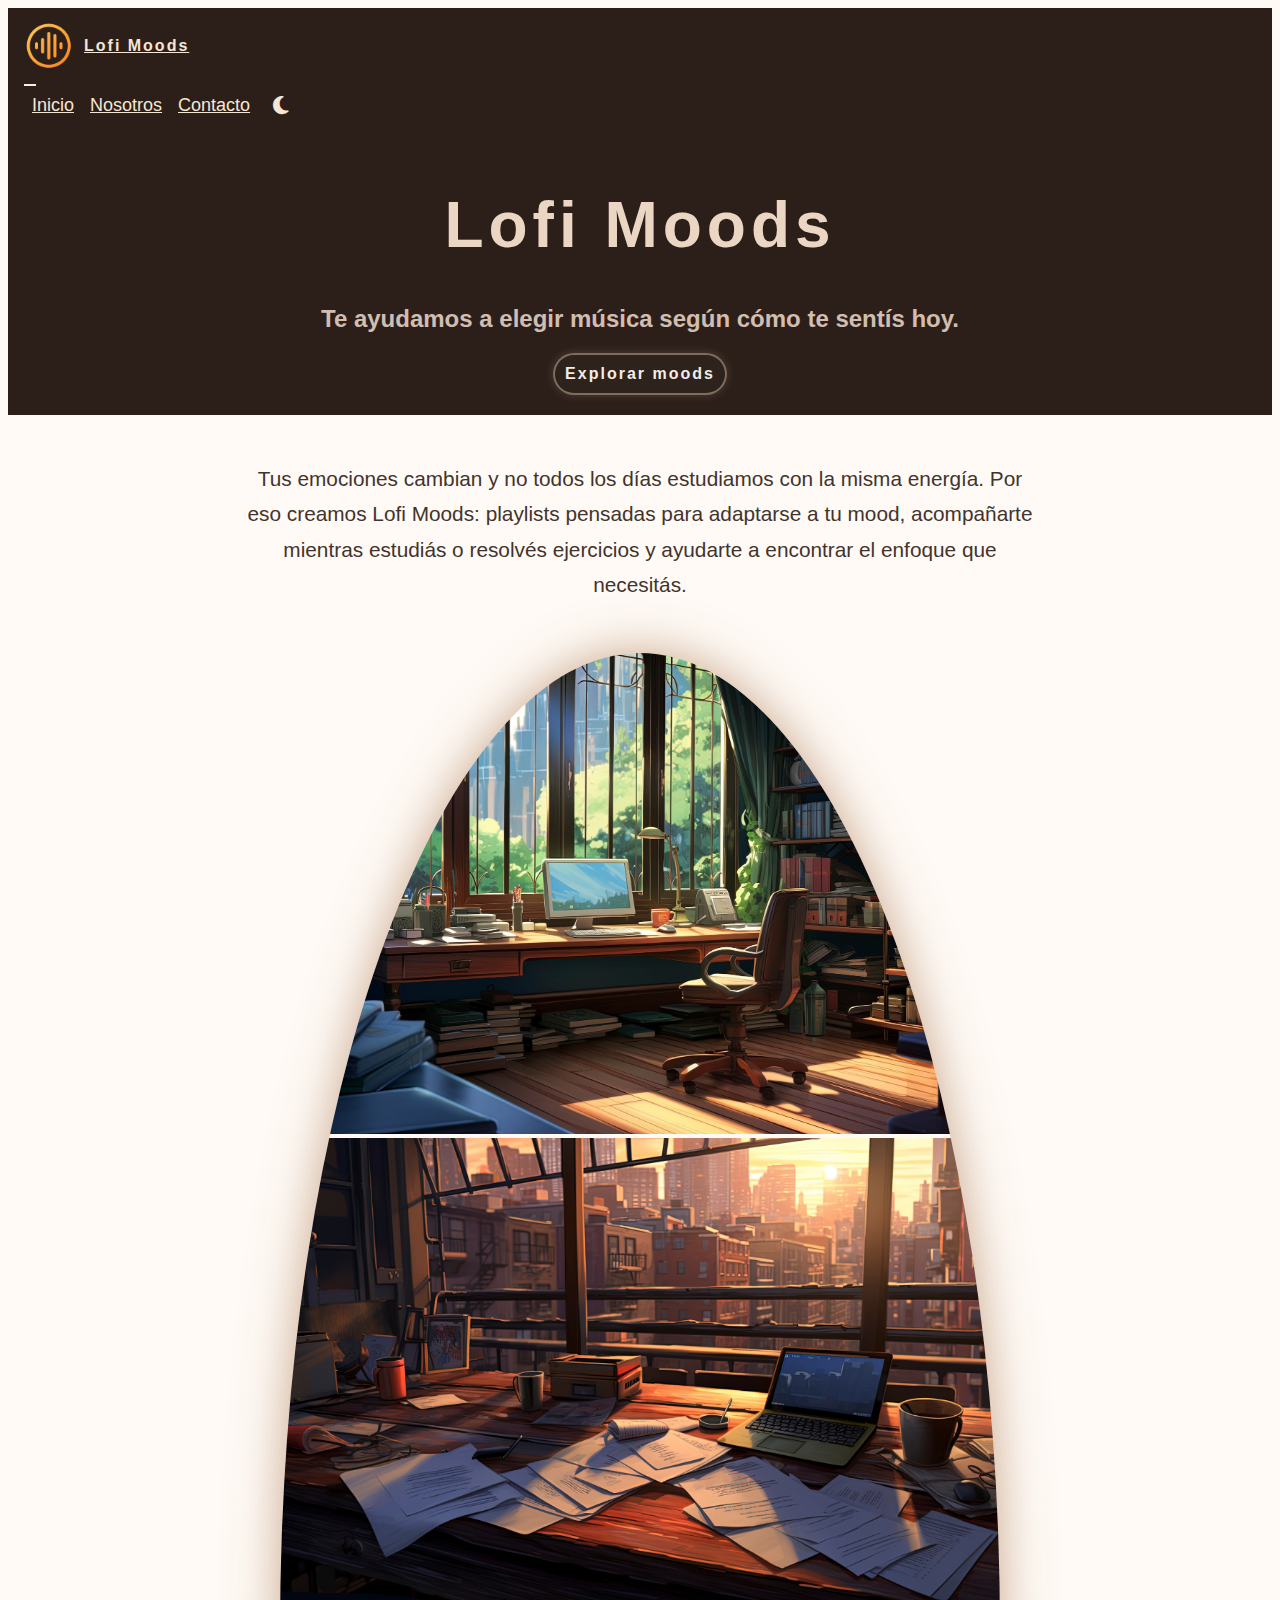
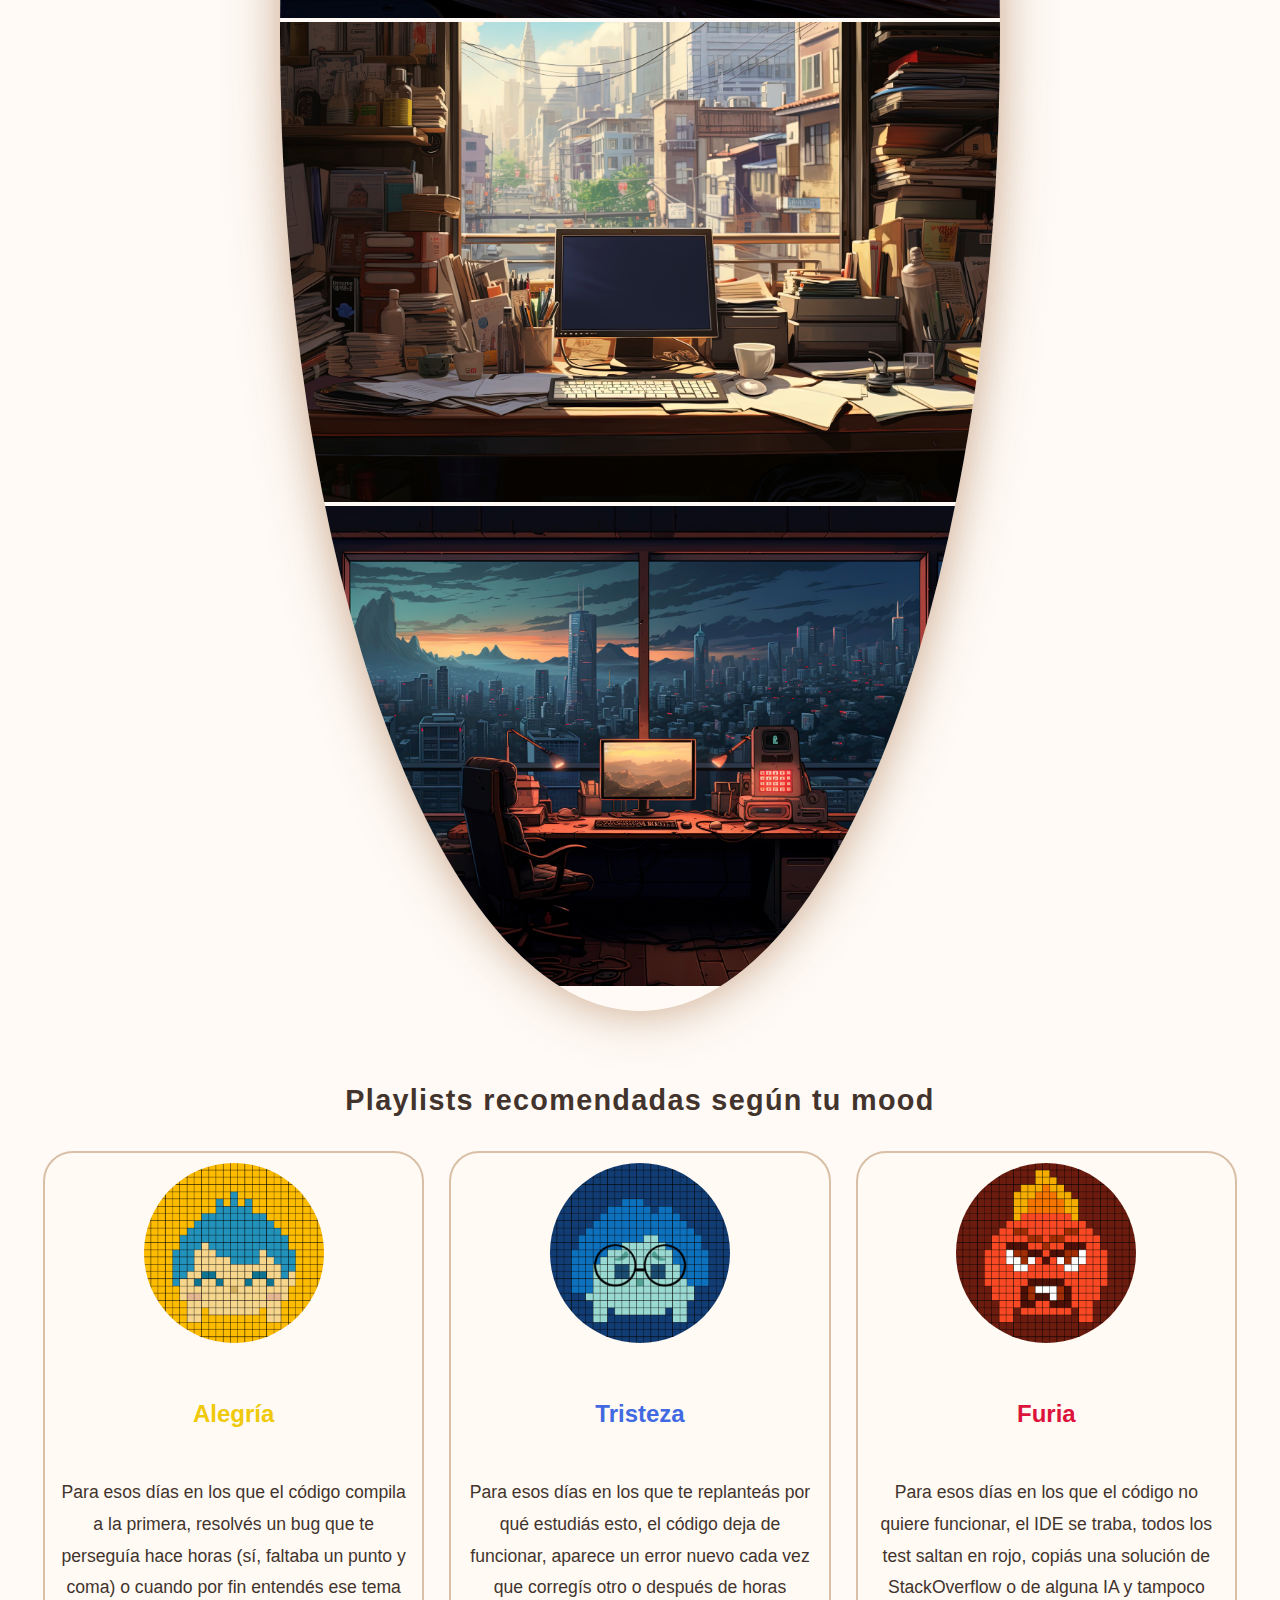
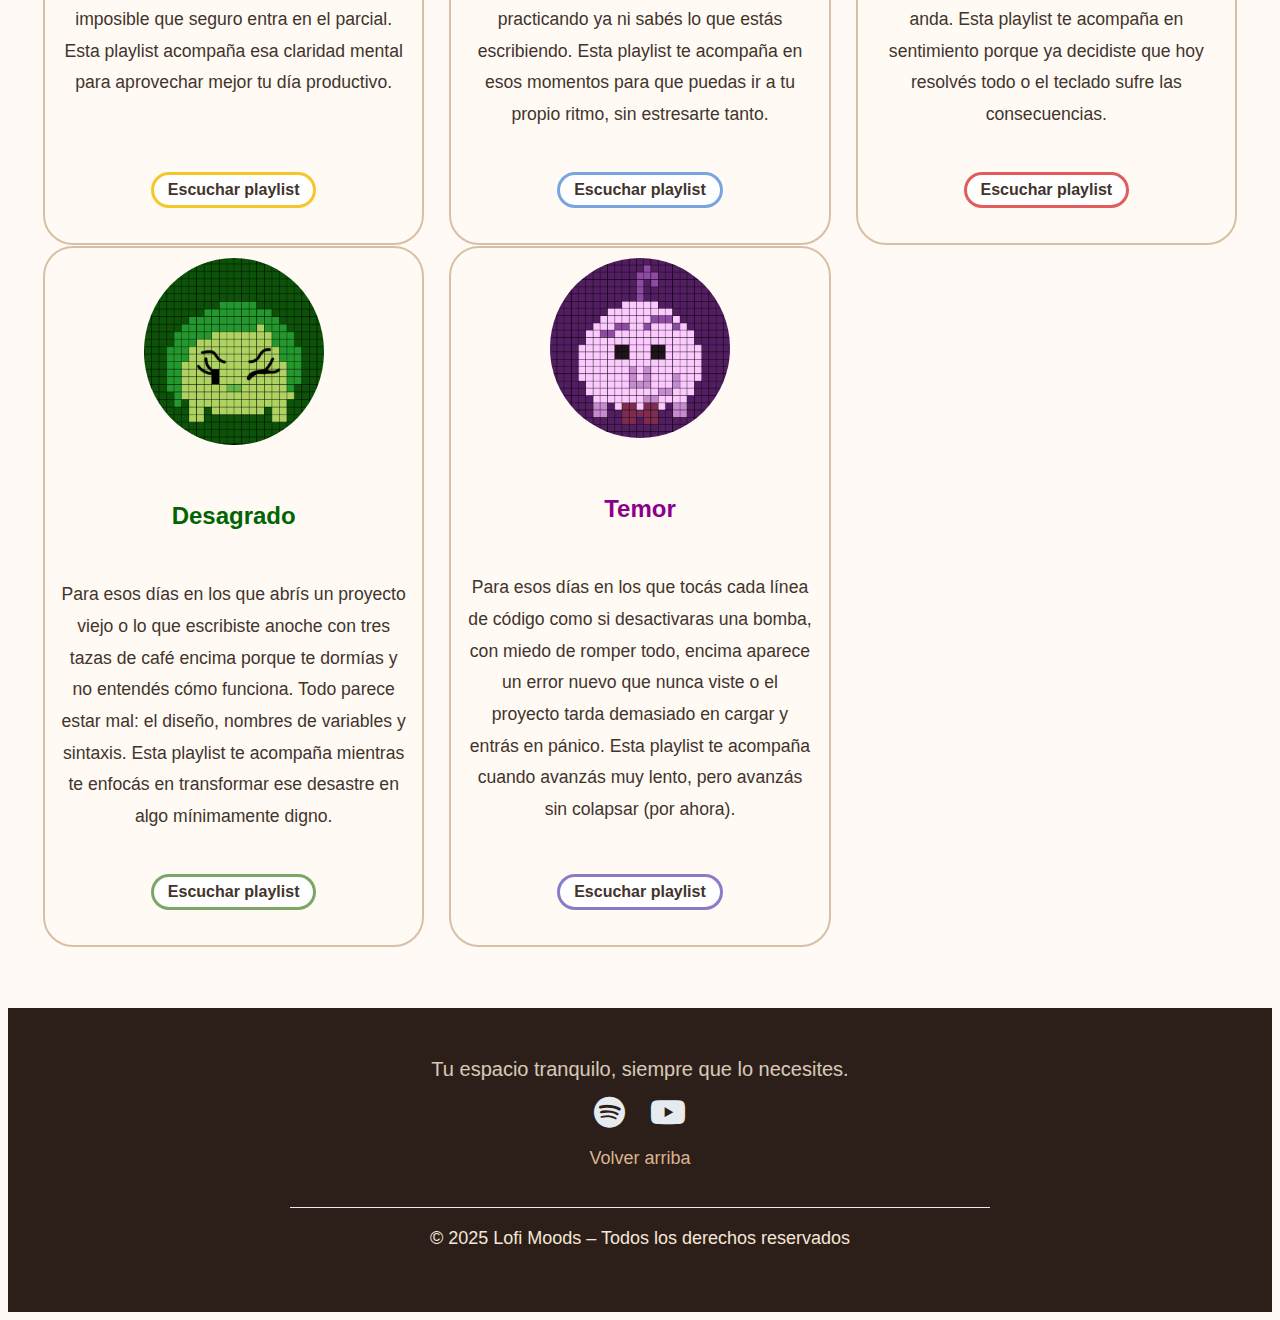
<file: index.html>
<!DOCTYPE html>
<html lang="es">

    <head>
        <meta charset="UTF-8">
        <meta name="viewport" content="width=device-width, initial-scale=1.0">
        <title>Lofi Moods - Inicio</title>

        <link rel="icon" type="image/png" href="assets/Logo.png">

        <link href="https://cdn.jsdelivr.net/npm/bootstrap@5.3.8/dist/css/bootstrap.min.css" rel="stylesheet"       
            integrity="sha384-sRIl4kxILFvY47J16cr9ZwB07vP4J8+LH7qKQnuqkuIAvNWLzeN8tE5YBujZqJLB" crossorigin="anonymous">
        <script src="https://cdn.jsdelivr.net/npm/bootstrap@5.3.8/dist/js/bootstrap.bundle.min.js" 
            integrity="sha384-FKyoEForCGlyvwx9Hj09JcYn3nv7wiPVlz7YYwJrWVcXK/BmnVDxM+D2scQbITxI" crossorigin="anonymous">
        </script>

        <link rel="stylesheet" href="https://cdnjs.cloudflare.com/ajax/libs/font-awesome/6.4.0/css/all.min.css"/>

        <link rel="stylesheet" href="css/global-styles.css">
        <link rel="stylesheet" href="css/index-styles.css">
    </head>

    <body>
        <nav class="navbar navbar-expand-lg navbar-lofi">
            <div class="container-fluid">
                <a class="navbar-brand" href="index.html">
                    <img src="assets/Logo.png" alt="Lofi Moods Logo"/>Lofi Moods
                </a>
                
                <button 
                id="navCollapseBtn"
                class="navbar-toggler" 
                type="button" 
                data-bs-toggle="collapse" 
                data-bs-target="#navbarNav" 
                aria-controls="navbarNav" 
                aria-expanded="false" 
                aria-label="Toggle navigation" 
                >
                    <span class="navbar-toggler-icon"></span>
                </button>

                <div class="collapse navbar-collapse" id="navbarNav">
                    <div class="navbar-nav ms-auto"> 
                        <a class="nav-link" href="index.html">Inicio</a>
                        <a class="nav-link" href="nosotros.html">Nosotros</a>
                        <a class="nav-link" href="contacto.html">Contacto</a>

                        <button id="darkModeBtn" aria-label="Cambiar a modo oscuro">
                            <i class="fa-solid fa-moon"></i>
                        </button>
                    </div>
                </div>
            </div>
        </nav>

        <section class="hero">
            <div class="hero-content">
                <h1 class="hero-title">Lofi Moods</h1>
                <h2 class="hero-subtitle">Te ayudamos a elegir música según cómo te sentís hoy.</h2>
                
                <a href="#playlists" class="hero-btn">Explorar moods</a>
            </div>
        </section>

        <section class="presentacion-lofi">
            <p class="presentacion-text">
                Tus emociones cambian y no todos los días estudiamos con la misma energía. Por eso creamos Lofi Moods: playlists pensadas para 
                adaptarse a tu mood, acompañarte mientras estudiás o resolvés ejercicios y ayudarte a encontrar el enfoque que necesitás.
            </p>
        </section>

        <section class="carousel-lofi">
            <div id="carouselExample" class="carousel slide" data-bs-ride="carousel">
                <div class="carousel-inner">
                    <div class="carousel-item active">
                        <img src="assets/Carousel1.jpg" class="d-block w-100" alt="Oficina con computadora y biblioteca"/>
                    </div>
                    <div class="carousel-item">
                        <img src="assets/Carousel2.jpg" class="d-block w-100" alt="Escritorio con notebook y papeles de estudio en un atardecer"/>
                    </div>
                    <div class="carousel-item">
                        <img src="assets/Carousel3.jpg" class="d-block w-100" alt="Escritorio con computadora y muchos materiales de estudio"/>
                    </div>
                    <div class="carousel-item">
                        <img src="assets/Carousel4.jpg" class="d-block w-100" alt="Escritorio con computadora y ambiente futurista"/>
                    </div>
                </div>

                <button class="carousel-control-prev" type="button" data-bs-target="#carouselExample" data-bs-slide="prev">
                    <span class="carousel-control-prev-icon" aria-hidden="true"></span>
                    <span class="visually-hidden">Previous</span>
                </button>
                <button class="carousel-control-next" type="button" data-bs-target="#carouselExample" data-bs-slide="next">
                    <span class="carousel-control-next-icon" aria-hidden="true"></span>
                    <span class="visually-hidden">Next</span>
                </button>
            </div>
        </section>

        <section class="cards-lofi" id="playlists">
            <h2 class="cards-title">Playlists recomendadas según tu mood</h2>

            <div class="cards-grid">
                <div class="card-mood card-alegria">
                    <img src="assets/IndexCard1.png" class="img-mood" alt="Ilustración del personaje Alegria estilo pixel">

                    <div class="card-body">
                        <h4 class="title-mood">Alegría</h4>
                        <p class="text-mood">
                            Para esos días en los que el código compila a la primera, resolvés un bug que te perseguía hace horas (sí, 
                            faltaba un punto y coma) o cuando por fin entendés ese tema imposible que seguro entra en el parcial. Esta 
                            playlist acompaña esa claridad mental para aprovechar mejor tu día productivo.
                        </p>

                        <div class="btn-container">
                            <a href="https://open.spotify.com/playlist/2Al9G2jrWkwDlRFMZaw1GX" target="_blank" 
                                class="btn-mood btn-alegria">Escuchar playlist</a>
                        </div>
                    </div>
                </div>

                <div class="card-mood card-tristeza">
                    <img src="assets/IndexCard2.png" class="img-mood" alt="Ilustración del personaje Tristeza estilo pixel">

                    <div class="card-body">
                        <h4 class="title-mood">Tristeza</h4>
                        <p class="text-mood">
                            Para esos días en los que te replanteás por qué estudiás esto, el código deja de funcionar, aparece un error 
                            nuevo cada vez que corregís otro o después de horas practicando ya ni sabés lo que estás escribiendo. Esta 
                            playlist te acompaña en esos momentos para que puedas ir a tu propio ritmo, sin estresarte tanto.
                        </p>

                        <div class="btn-container">
                            <a href="https://open.spotify.com/playlist/4eWBwGl0c5wtp6k5Krp6My" target="_blank" 
                                class="btn-mood btn-tristeza">Escuchar playlist</a>
                        </div>
                    </div>
                </div>

                <div class="card-mood card-furia">
                    <img src="assets/IndexCard3.png" class="img-mood" alt="Ilustración del personaje Furia estilo pixel">

                    <div class="card-body">
                        <h4 class="title-mood">Furia</h4>
                        <p class="text-mood">
                            Para esos días en los que el código no quiere funcionar, el IDE se traba, todos los test saltan en rojo, copiás 
                            una solución de StackOverflow o de alguna IA y tampoco anda. Esta playlist te acompaña en sentimiento porque ya 
                            decidiste que hoy resolvés todo o el teclado sufre las consecuencias.
                        </p>

                        <div class="btn-container">
                            <a href="https://open.spotify.com/playlist/2CVK7IgdaAt8VTDwPwtlFd" target="_blank" 
                                class="btn-mood btn-furia">Escuchar playlist</a>
                        </div>
                    </div>
                </div>

                <div class="card-mood card-desagrado">
                    <img src="assets/IndexCard4.png" class="img-mood" alt="Ilustración del personaje Desagrado estilo pixel">

                    <div class="card-body">
                        <h4 class="title-mood">Desagrado</h4>
                        <p class="text-mood">
                            Para esos días en los que abrís un proyecto viejo o lo que escribiste anoche con tres tazas de café encima porque 
                            te dormías y no entendés cómo funciona. Todo parece estar mal: el diseño, nombres de variables y sintaxis. Esta 
                            playlist te acompaña mientras te enfocás en transformar ese desastre en algo mínimamente digno.
                        </p>

                        <div class="btn-container">
                            <a href="https://open.spotify.com/playlist/2d0QmAfCc9f4k4oFru8ki8" target="_blank" 
                                class="btn-mood btn-desagrado">Escuchar playlist</a>
                        </div>
                    </div>
                </div>

                <div class="card-mood card-temor">
                    <img src="assets/IndexCard5.png" class="img-mood" alt="Ilustración del personaje Temor estilo pixel">

                    <div class="card-body">
                        <h4 class="title-mood">Temor</h4>
                        <p class="text-mood">
                            Para esos días en los que tocás cada línea de código como si desactivaras una bomba, con miedo de romper todo, encima 
                            aparece un error nuevo que nunca viste o el proyecto tarda demasiado en cargar y entrás en pánico. Esta playlist te 
                            acompaña cuando avanzás muy lento, pero avanzás sin colapsar (por ahora).
                        </p>

                        <div class="btn-container">
                            <a href="https://open.spotify.com/playlist/0R1J6Mjs5mLPCmrWixaiMo" target="_blank" 
                                class="btn-mood btn-temor">Escuchar playlist</a>
                        </div>
                    </div>
                </div>
            </div>
        </section>

        <footer class="footer-lofi">
            <div class="footer-content">
                <p class="footer-message">Tu espacio tranquilo, siempre que lo necesites.</p>

                <div class="footer-social">
                    <a href="https://open.spotify.com/user/chilledcow" target="_blank">
                        <i class="fa-brands fa-spotify"></i>
                    </a>

                    <a href="https://www.youtube.com/@LofiGirl" target="_blank">
                        <i class="fa-brands fa-youtube"></i>
                    </a>
                </div>

                <a href="#" class="footer-up">Volver arriba</a>

                <p class="footer-bottom">&copy; 2025 Lofi Moods – Todos los derechos reservados</p>
            </div>
        </footer>

        <script src="js/script.js"></script>
    </body>
</html>
</file>
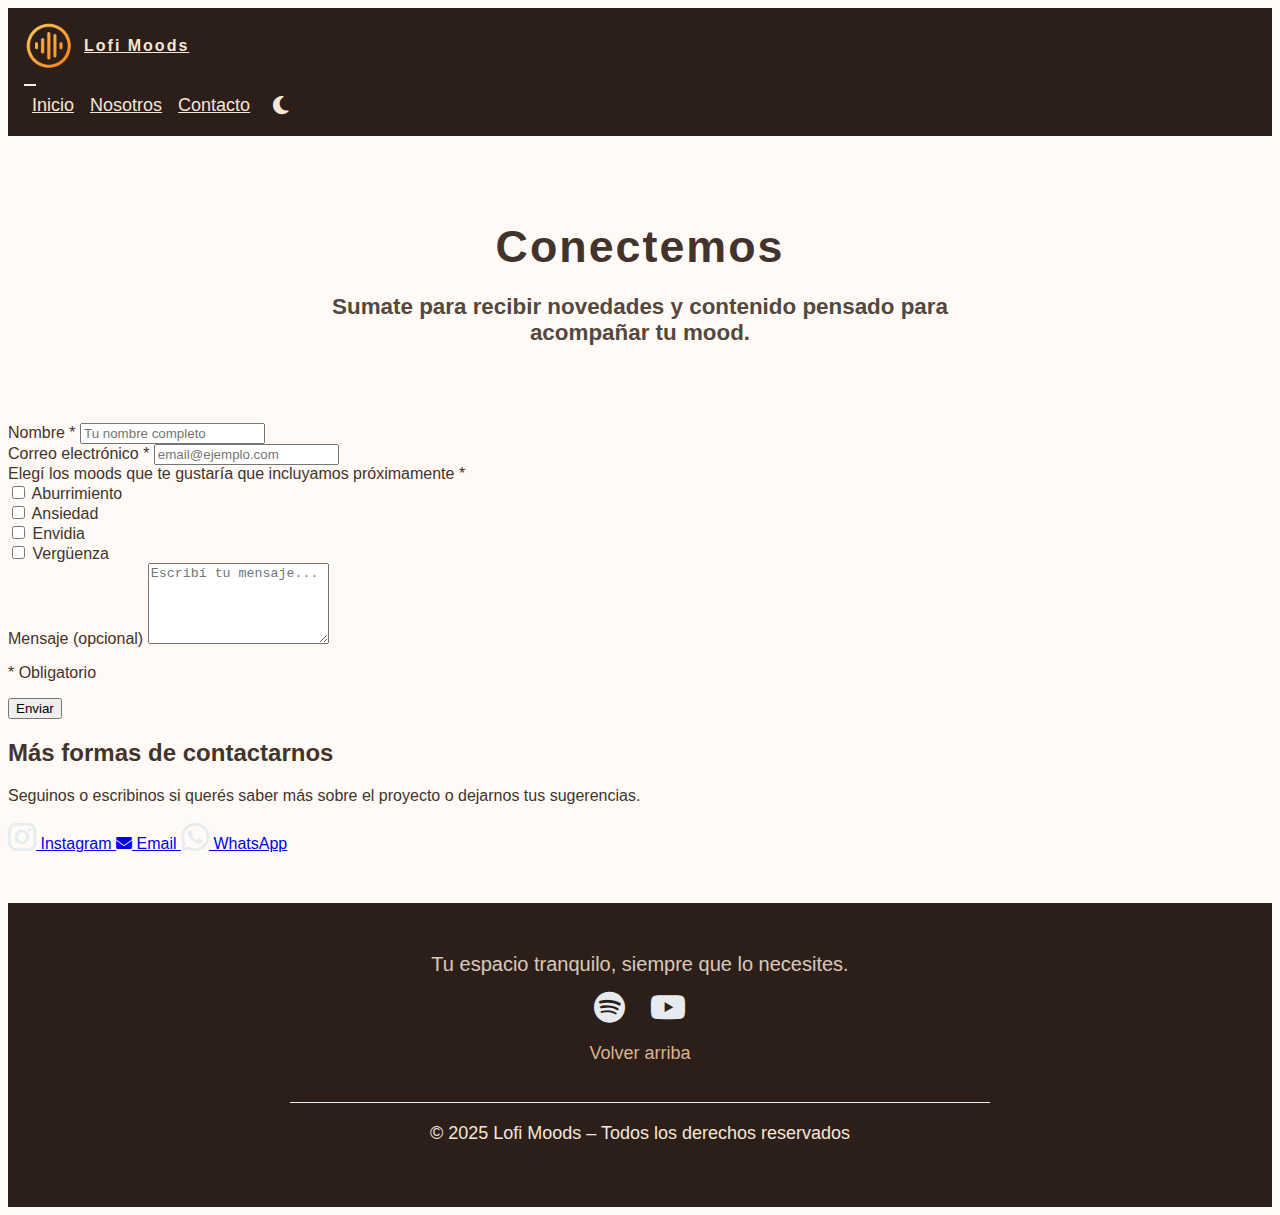
<file: contacto.html>
<!DOCTYPE html>
<html lang="es">

    <head>
        <meta charset="UTF-8">
        <meta name="viewport" content="width=device-width, initial-scale=1.0">
        <title>Lofi Moods - Contacto</title>

        <link rel="icon" type="image/png" href="assets/Logo.png">

        <link href="https://cdn.jsdelivr.net/npm/bootstrap@5.3.8/dist/css/bootstrap.min.css" rel="stylesheet"       
            integrity="sha384-sRIl4kxILFvY47J16cr9ZwB07vP4J8+LH7qKQnuqkuIAvNWLzeN8tE5YBujZqJLB" crossorigin="anonymous">
        <script src="https://cdn.jsdelivr.net/npm/bootstrap@5.3.8/dist/js/bootstrap.bundle.min.js" 
            integrity="sha384-FKyoEForCGlyvwx9Hj09JcYn3nv7wiPVlz7YYwJrWVcXK/BmnVDxM+D2scQbITxI" crossorigin="anonymous">
        </script>

        <link rel="stylesheet" href="https://cdnjs.cloudflare.com/ajax/libs/font-awesome/6.4.0/css/all.min.css"/>

        <link rel="stylesheet" href="css/global-styles.css">
        <link rel="stylesheet" href="css/contacto-styles.css">
    </head>

    <body>
        <nav class="navbar navbar-expand-lg navbar-lofi">
            <div class="container-fluid">
                <a class="navbar-brand" href="index.html">
                    <img src="assets/Logo.png" alt="Lofi Moods Logo"/>Lofi Moods
                </a>
                
                <button 
                id="navCollapseBtn"
                class="navbar-toggler" 
                type="button" 
                data-bs-toggle="collapse" 
                data-bs-target="#navbarNav" 
                aria-controls="navbarNav" 
                aria-expanded="false" 
                aria-label="Toggle navigation" 
                >
                    <span class="navbar-toggler-icon"></span>
                </button>

                <div class="collapse navbar-collapse" id="navbarNav">
                    <div class="navbar-nav ms-auto"> 
                        <a class="nav-link" href="index.html">Inicio</a>
                        <a class="nav-link" href="nosotros.html">Nosotros</a>
                        <a class="nav-link" href="contacto.html">Contacto</a>

                        <button id="darkModeBtn" aria-label="Cambiar a modo oscuro">
                            <i class="fa-solid fa-moon"></i>
                        </button>
                    </div>
                </div>
            </div>
        </nav>

        <section class="hero">
            <div class="hero-content">
                <h1 class="hero-title">Conectemos</h1>
                <h3 class="hero-subtitle">Sumate para recibir novedades y contenido pensado para acompañar tu mood.</h3>
            </div>
        </section>

        <section class="form-lofi">
            <form action="" method="post" id="form-contacto">

                <div class="form-group">
                    <label for="nombre" class="form-label">Nombre *</label>
                    <input 
                        type="text" 
                        class="form-control" 
                        id="nombre" 
                        placeholder="Tu nombre completo" 
                        name="nombre"
                    >
                </div>

                <div class="form-group">
                    <label for="email" class="form-label">Correo electrónico *</label>
                    <input 
                        type="email" 
                        class="form-control" 
                        id="email" 
                        placeholder="email@ejemplo.com" 
                        name="email"
                    >
                    <span id="email-mensaje" class="alert-email"></span>
                </div>

                <div class="form-group">
                    <label class="form-label">Elegí los moods que te gustaría que incluyamos próximamente *</label>

                    <div class="form-check">
                        <input class="form-check-input" 
                            type="checkbox" 
                            id="moodAburrimiento" 
                            name="mood[]" 
                            value="aburrimiento" 
                        >
                        <label class="form-check-label" for="moodAburrimiento">Aburrimiento</label>
                    </div>

                    <div class="form-check">
                        <input class="form-check-input" 
                            type="checkbox" 
                            id="moodAnsiedad" 
                            name="mood[]" 
                            value="ansiedad" 
                        >
                        <label class="form-check-label" for="moodAnsiedad">Ansiedad</label>
                    </div>

                    <div class="form-check">
                        <input class="form-check-input" 
                            type="checkbox" 
                            id="moodEnvidia" 
                            name="mood[]" 
                            value="envidia" 
                        >
                        <label class="form-check-label" for="moodEnvidia">Envidia</label>
                    </div>

                    <div class="form-check">
                        <input class="form-check-input" 
                            type="checkbox" 
                            id="moodVerguenza" 
                            name="mood[]" 
                            value="verguenza" 
                        >
                        <label class="form-check-label" for="moodVerguenza">Vergüenza</label>
                    </div>
                </div> 

                <div class="form-group">
                    <label for="message" class="form-label">Mensaje (opcional)</label>
                    <textarea 
                        class="form-control" 
                        id="message" 
                        rows="5"
                        placeholder="Escribí tu mensaje..."
                        name="message"
                    ></textarea>
                </div>

                <p id="camposObligatorios">* Obligatorio</p>

                <div class="btn-container">
                    <button type="submit" class="btn-enviar">Enviar</button>
                </div>
            </form>
        </section>

        <section class="contacto-extra">

            <h2 class="extra-title">Más formas de contactarnos</h2>
            <p class="extra-text">Seguinos o escribinos si querés saber más sobre el proyecto o dejarnos tus sugerencias.</p>

            <div class="social-links">
                <a href="https://www.instagram.com/lofigirl/" class="social-btn instagram" target="_blank">
                    <i class="fa-brands fa-instagram"></i> Instagram
                </a>

                <a href="mailto:contacto@lofimoods.com" class="social-btn email">
                    <i class="fa-solid fa-envelope"></i> Email
                </a>

                <a href="https://wa.me/5491123456789" class="social-btn whatsapp" target="_blank">
                    <i class="fa-brands fa-whatsapp"></i> WhatsApp
                </a>
            </div>
        </section>

        <footer class="footer-lofi">
            <div class="footer-content">
                <p class="footer-message">Tu espacio tranquilo, siempre que lo necesites.</p>

                <div class="footer-social">
                    <a href="https://open.spotify.com/user/chilledcow" target="_blank">
                        <i class="fa-brands fa-spotify"></i>
                    </a>

                    <a href="https://www.youtube.com/@LofiGirl" target="_blank">
                        <i class="fa-brands fa-youtube"></i>
                    </a>
                </div>

                <a href="#" class="footer-up">Volver arriba</a>

                <p class="footer-bottom">&copy; 2025 Lofi Moods – Todos los derechos reservados</p>
            </div>
        </footer>

        <script src="js/script.js"></script>
    </body>
</html>
</file>
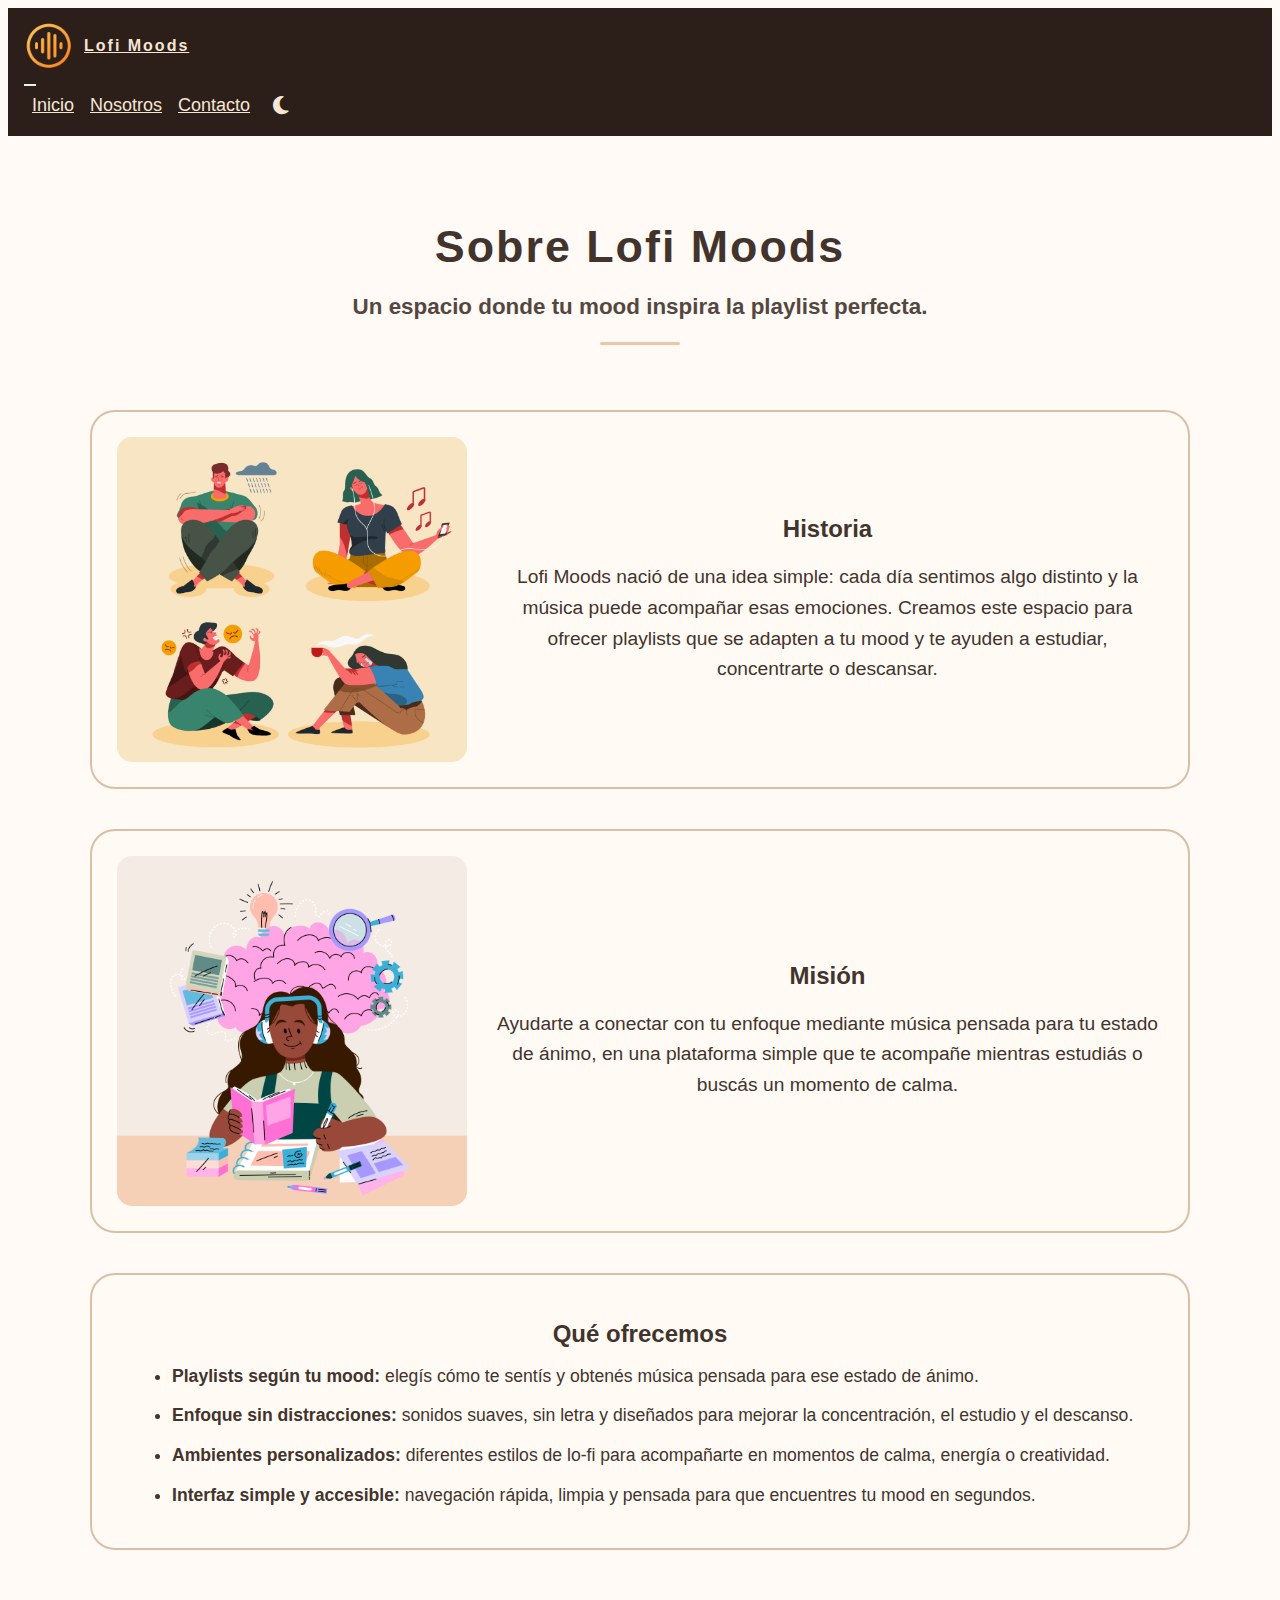
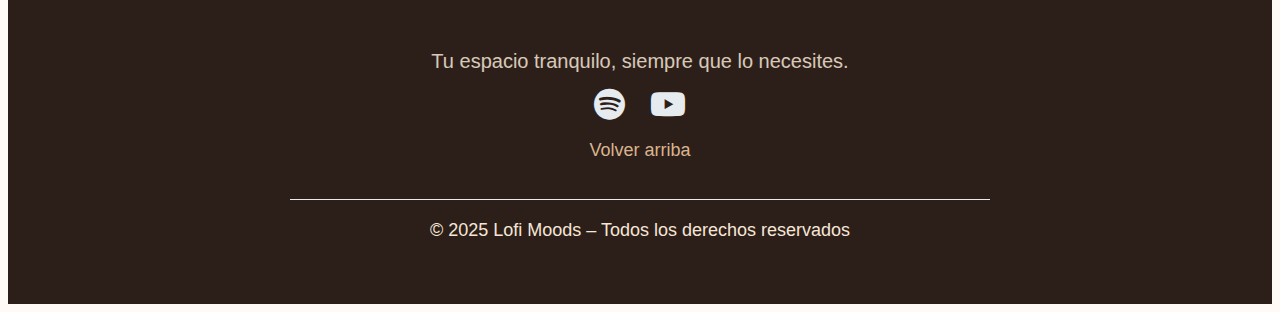
<file: nosotros.html>
<!DOCTYPE html>
<html lang="es">
    <head>
        <meta charset="UTF-8">
        <meta name="viewport" content="width=device-width, initial-scale=1.0">
        <title>Lofi Moods - Nosotros</title>

        <link rel="icon" type="image/png" href="assets/Logo.png">

        <link href="https://cdn.jsdelivr.net/npm/bootstrap@5.3.8/dist/css/bootstrap.min.css" rel="stylesheet"       
            integrity="sha384-sRIl4kxILFvY47J16cr9ZwB07vP4J8+LH7qKQnuqkuIAvNWLzeN8tE5YBujZqJLB" crossorigin="anonymous">
        <script src="https://cdn.jsdelivr.net/npm/bootstrap@5.3.8/dist/js/bootstrap.bundle.min.js" 
            integrity="sha384-FKyoEForCGlyvwx9Hj09JcYn3nv7wiPVlz7YYwJrWVcXK/BmnVDxM+D2scQbITxI" crossorigin="anonymous">
        </script>

        <link rel="stylesheet" href="https://cdnjs.cloudflare.com/ajax/libs/font-awesome/6.4.0/css/all.min.css"/>
        
        <link rel="stylesheet" href="css/global-styles.css">
        <link rel="stylesheet" href="css/nosotros-styles.css">
    </head>

    <body>
        <nav class="navbar navbar-expand-lg navbar-lofi">
            <div class="container-fluid">
                <a class="navbar-brand" href="index.html">
                    <img src="assets/Logo.png" alt="Lofi Moods Logo"/>Lofi Moods
                </a>
                
                <button 
                id="navCollapseBtn"
                class="navbar-toggler" 
                type="button" 
                data-bs-toggle="collapse" 
                data-bs-target="#navbarNav" 
                aria-controls="navbarNav" 
                aria-expanded="false" 
                aria-label="Toggle navigation" 
                >
                    <span class="navbar-toggler-icon"></span>
                </button>

                <div class="collapse navbar-collapse" id="navbarNav">
                    <div class="navbar-nav ms-auto"> 
                        <a class="nav-link" href="index.html">Inicio</a>
                        <a class="nav-link" href="nosotros.html">Nosotros</a>
                        <a class="nav-link" href="contacto.html">Contacto</a>

                        <button id="darkModeBtn" aria-label="Cambiar a modo oscuro">
                            <i class="fa-solid fa-moon"></i>
                        </button>
                    </div>
                </div>
            </div>
        </nav>

        <section class="hero">
            <div class="hero-content">
                <h1 class="hero-title">Sobre Lofi Moods</h1>
                <h3 class="hero-subtitle">Un espacio donde tu mood inspira la playlist perfecta.</h3>
            </div>
        </section>

        <section class="nosotros-lofi">
            <div class="cards-grid">
                <div class="card-nosotros">
                    <img src="assets/NosotrosCard1.png" class="card-img" alt="Ilustración de personas expresando diferentes emociones">

                    <div class="card-body">
                        <h2 class="card-title">Historia</h2>
                                            
                        <p class="card-text">
                            Lofi Moods nació de una idea simple: cada día sentimos algo distinto y la música puede acompañar esas emociones.
                            Creamos este espacio para ofrecer playlists que se adapten a tu mood y te ayuden a estudiar, concentrarte o 
                            descansar.
                        </p>
                    </div>
                    
                </div>

                <div class="card-nosotros">
                    <img src="assets/NosotrosCard2.jpg" class="card-img" alt="Ilustración de mujer en proceso de creatividad">

                    <div class="card-body">
                        <h2 class="card-title">Misión</h2>
                    
                        <p class="card-text">
                            Ayudarte a conectar con tu enfoque mediante música pensada para tu estado de ánimo, en una plataforma simple  
                            que te acompañe mientras estudiás o buscás un momento de calma.
                        </p> 
                    </div>
                </div>

                <div class="card-nosotros">
                    <h2 class="card-title">Qué ofrecemos</h2>

                    <ul class="card-list">
                        <li>
                            <span>Playlists según tu mood:</span>
                                elegís cómo te sentís y obtenés música pensada para ese estado de ánimo.
                        </li>
                        <li>
                            <span>Enfoque sin distracciones:</span>
                                sonidos suaves, sin letra y diseñados para mejorar la concentración, el estudio y el descanso.
                        </li>
                        <li>
                            <span>Ambientes personalizados:</span>
                                diferentes estilos de lo-fi para acompañarte en momentos de calma, energía o creatividad.
                        </li>
                        <li>
                            <span>Interfaz simple y accesible:</span>
                                navegación rápida, limpia y pensada para que encuentres tu mood en segundos.
                        </li>
                    </ul>
                </div>
            </div>
        </section>

        <footer class="footer-lofi">
            <div class="footer-content">
                <p class="footer-message">Tu espacio tranquilo, siempre que lo necesites.</p>

                <div class="footer-social">
                    <a href="https://open.spotify.com/user/chilledcow" target="_blank">
                        <i class="fa-brands fa-spotify"></i>
                    </a>

                    <a href="https://www.youtube.com/@LofiGirl" target="_blank">
                        <i class="fa-brands fa-youtube"></i>
                    </a>
                </div>

                <a href="#" class="footer-up">Volver arriba</a>

                <p class="footer-bottom">&copy; 2025 Lofi Moods – Todos los derechos reservados</p>
            </div>
        </footer>

        <script src="js/script.js"></script>
    </body>
</html>
</file>
<file: css/global-styles.css>
/* ---------- Estilos Globales ---------- */

:root {
    /* ---------- Nav - Footer ---------- */
    
    --nav-footer-bg: #2c1f1a;
    --nav-footer-text: #f6e6d5;
    --nav-footer-hover: #dab48e;

    --dark-mode-hover: #d56509;

    /* ---------- Secciones ---------- */
    
    --bg-main: #fffaf5;
    --text-main: #42342d;
    
    --card-border: #d8bfa6;
    --card-hover: #f1c9a9;
    
    --card-bg: #fffaf4;
    --card-btn-bg: #fff;
}


.dark-mode {
    /* ---------- Nav - Footer ---------- */

    --dark-mode-hover: #d2ea00;

    /* ---------- Secciones ---------- */
    
    --bg-main: #1a140f;
    --text-main: #f3e5d8;
    
    --card-border: #8f6e55;
    --card-hover: #c49a78;

    --card-bg: #241c16;
    --card-btn-bg: #2f221c;
}


body {
    background: var(--bg-main);
    color: var(--text-main);
    font-family: 'Segoe UI', Tahoma, Geneva, Verdana, sans-serif;
}


/* ---------- Navegación ---------- */

.navbar-lofi {
    background: var(--nav-footer-bg);
    padding: 0.8rem 1rem;
}

.navbar-lofi .navbar-brand {
    color: var(--nav-footer-text);
    font-weight: 800;
    display: flex;
    align-items: center;
    letter-spacing: 2px;
}

.navbar-brand img {
    height: 50px;
    margin-right: 10px;
}

.nav-link {
    color: var(--nav-footer-text);
    font-size: 18px;
    margin: 0 8px;
    transition: 0.3s ease;
}

.nav-link:hover {
    color: var(--nav-footer-hover);
    transform: translateY(-2px);
}

#navCollapseBtn { 
    border: none; 
} 

.navbar-toggler-icon { 
    filter: invert(90%); 
}

.navbar-nav {
    display: flex;
    align-items: center;
}

#darkModeBtn {
    color: var(--nav-footer-text);
    background: none;
    border: none;
    margin-left: 10px;
    font-size: 1.3rem;
    padding: 5px;
    transition: 0.3s ease;
}

#darkModeBtn:hover {
    color: var(--dark-mode-hover);
    transform: translateY(-2px);
}


/* ---------- Footer ---------- */

.footer-lofi {
    background: var(--nav-footer-bg);
    color: var(--nav-footer-text);
    padding: 30px 0 25px;
    margin-top: 50px;
    text-align: center;
}

.footer-content {
    max-width: 700px;
    margin: 0 auto;
    padding: 0 20px;
}

.footer-message {
    font-size: 20px;
    opacity: 0.85;
    margin-bottom: 15px;
}

.footer-social a {
    display: inline-block;
    text-decoration: none;
    margin: 0 10px;
}

.fa-brands {
    color: #E5EBEF;
    font-size: 32px;
}

.fa-spotify:hover {
    color: #55c655;
}

.fa-youtube:hover {
    color: #ef2323;
}

.footer-up {
    color: var(--nav-footer-hover);
    display: inline-block;
    text-decoration: none;
    font-size: 18px;
    margin: 20px 0;
}

.footer-up:hover {
    color: sienna;
    text-decoration: underline;
}

.footer-bottom {
    border-top: 1px solid #E5EBEF;
    font-size: 18px;
    padding: 20px 0;
}
</file>
<file: css/index-styles.css>
/* ---------- Hero ---------- */

.hero {
    background: #2c1f1a;
    padding: 10px;
    text-align: center;
}

.hero-content {
    max-width: 700px;
    margin: 0 auto;
}

.hero-title {
    color: #ebd6c4;
    font-size: 4rem;
    letter-spacing: 5px;
}

.hero-subtitle {
    color: #eedacb;
    font-size: 1.5rem;
    margin: 10px;
    opacity: 0.85;
}

.hero-btn {
    background: #32282366; 
    color: #f3ede7;
    border: 2px solid #d2b49b80;
    border-radius: 100px;
    padding: 10px;
    margin: 10px auto;
    font-size: 1rem;
    font-weight: 700;
    letter-spacing: 2px;
    transition: 0.3s;
    box-shadow: 0 0 10px #d8bfa633;
    text-decoration: none;
    display: inline-block;
}

.hero-btn:hover {
    background: #d8bfa6;
    color: #3a2d26;
    text-decoration: none;
}


/* ---------- Presentación ---------- */

.presentacion-lofi {
    max-width: 800px;
    margin: 20px auto;
    padding: 5px 30px;
}

.presentacion-text {
    color: var(--text-main);
    text-align: center;
    font-size: 1.3rem;
    line-height: 1.7;
}


/* ---------- Carrusel ---------- */

.carousel-lofi {
    width: 85%;
    max-width: 720px;
    margin: 25px auto;
    border-radius: 50%;
    overflow: hidden;
    position: relative;
    box-shadow:
        0 0 35px #c58a5970,
        0 0 60px #6e4b3040;
}

.carousel-lofi img {
    width: 100%;
    height: 100%;
    object-fit: cover;
    object-position: center;
}


/* ---------- Cartas ---------- */

.cards-lofi {
    padding: 15px;
}

.cards-title {
    text-align: center;
    font-size: 1.8rem;
    font-weight: 600;
    letter-spacing: 1.3px;
    padding: 10px;
}

.cards-grid {
    display: grid;
    grid-template-columns: repeat(auto-fill, minmax(340px, 1fr));
    gap: 25px;
    margin: 20px auto;
    max-width: 1400px;
    padding: 0 20px;
    justify-content: center;
}

.card-mood {
    display: flex;
    flex-direction: column;
    background: var(--card-bg);
    color: var(--text-main);
    border: 2.5px solid var(--card-border);
    height: 100%;
    border-radius: 30px;
    padding-bottom: 20px;
    transition: 0.3s ease;
}

.card-mood:hover {
    box-shadow: 0 0 20px var(--card-hover);
    transform: translateY(-5px);
}

.img-mood {
    max-width: 180px;
    border-radius: 50%;
    display: block;
    margin: 10px auto;
}

.card-body {
    display: flex;
    flex-direction: column;
    flex: 1;
    padding: 15px;
}

.title-mood {
    text-align: center;
    font-size: 1.5rem;
    font-weight: 800;
}

.text-mood {
    text-align: center;
    font-size: 1.1rem;
    line-height: 1.8;
}

.btn-container {
    display: flex;
    margin-top: auto;
    justify-content: center;
}

.btn-mood {
    background: var(--card-btn-bg);
    color: var(--text-main);
    border: 3px solid ;
    border-radius: 50px;
    padding: 6px 14px;
    font-weight: 600;
    transition: 0.3s;
    text-decoration: none;
}

.btn-mood:hover {
    color: #2f3234;
    transform: translateY(-2px);
}


/* ---------- Carta Alegría ---------- */

.card-alegria .title-mood {
    color: #efc90a;
}

.btn-alegria {
    border-color: #f6c525f8;
}

.btn-alegria:hover {
    background: #f9e594;
}


/* ---------- Carta Tristeza ---------- */

.card-tristeza .title-mood {
    color: royalblue; 
}

.btn-tristeza {
    border-color: #6e9de0ee;
}

.btn-tristeza:hover {
    background: #a6c2e0;
}


/* ---------- Carta Furia ---------- */

.card-furia .title-mood {
    color: crimson; 
}

.btn-furia {
    border-color: #d10303a5;
}

.btn-furia:hover {
    background: #e99898;
}


/* ---------- Carta Desagrado ---------- */

.card-desagrado .title-mood {
    color: darkgreen; 
}

.btn-desagrado {
    border-color: #5b8f41cc;
}

.btn-desagrado:hover {
    background: #aee18e;
}


/* ---------- Carta Temor ---------- */

.card-temor .title-mood {
    color: darkmagenta; 
}

.btn-temor {
    border-color: #6e5bbbcc;
}

.btn-temor:hover {
    background: #cbbcf9;
}


/* ---------- Cartas Responsive ---------- */

@media (max-width: 1024px) {
    .cards-grid {
        grid-template-columns: repeat(2, minmax(0, 1fr));
    }
}

@media (max-width: 768px) {
    .cards-grid {
        grid-template-columns: 1fr;
        padding: 0 15px;
    }
}
</file>
<file: css/contacto-styles.css>
/* ---------- Hero ---------- */

.hero {
    margin: 40px auto;
    padding: 15px;
    text-align: center;
}

.hero-content {
    max-width: 700px;
    margin: 0 auto;
}

.hero-title {
    font-size: 2.8rem;
    font-weight: 600;
    letter-spacing: 2px;
    margin-bottom: 10px;
}

.hero-subtitle {
    font-size: 1.4rem;
    opacity: 0.9;
}


/* ---------- Formulario ---------- */
</file>
<file: css/nosotros-styles.css>
/* ---------- Hero ---------- */

.hero {
    margin: 40px auto;
    padding: 15px;
    text-align: center;
}

.hero::after {
    background: #e0a56b; 
    display: block;
    content: "";
    width: 80px;
    height: 3px;
    margin: 20px auto 0;
    border-radius: 5px;
    opacity: 0.6;
}

.hero-content {
    max-width: 700px;
    margin: 0 auto;
}

.hero-title {
    font-size: 2.8rem;
    font-weight: 600;
    letter-spacing: 2px;
    margin-bottom: 10px;
}


.hero-subtitle {
    font-size: 1.4rem;
    opacity: 0.9;
}


/* ---------- Cartas ---------- */

.nosotros-lofi {
    max-width: 1100px;
    margin: 50px auto;
    padding: 0 20px;
}

.cards-grid {
    display: flex;
    flex-direction: column;
    gap: 40px;
}

.card-nosotros {
    display: flex;
    background: var(--card-bg);
    align-items: center;
    border: 2.5px solid var(--card-border);
    border-radius: 25px;
    padding: 25px;
    gap: 25px;
    transition: 0.25s ease;
}

.card-nosotros:hover {
    box-shadow: 0 3px 15px var(--card-hover); 
    transform: translateY(-3px);
}

.card-img {
    width: 40%;
    max-width: 350px;
    border-radius: 15px;
    object-fit: cover;
}

.card-body {
    flex: 1;
}

.card-title {
    text-align: center;
    font-size: 1.5rem;
    font-weight: 600;
    margin-bottom: 10px;
}

.card-text {
    text-align: center;
    font-size: 1.2rem;
    line-height: 1.6;
}


/* ---------- Última Carta ---------- */

.card-nosotros:last-child {
    display: block;
}

.card-list li {
    text-align: left;
    font-size: 1.1rem;
    line-height: 1.4;
    margin: 15px;
}

.card-list span {
    font-weight: 600;
}


/* ---------- Cartas Responsive ---------- */

@media (max-width: 768px) {
    .card-nosotros {
        flex-direction: column;
        text-align: center;
    }

    .card-img {
        width: 100%;
    }
}
</file>
